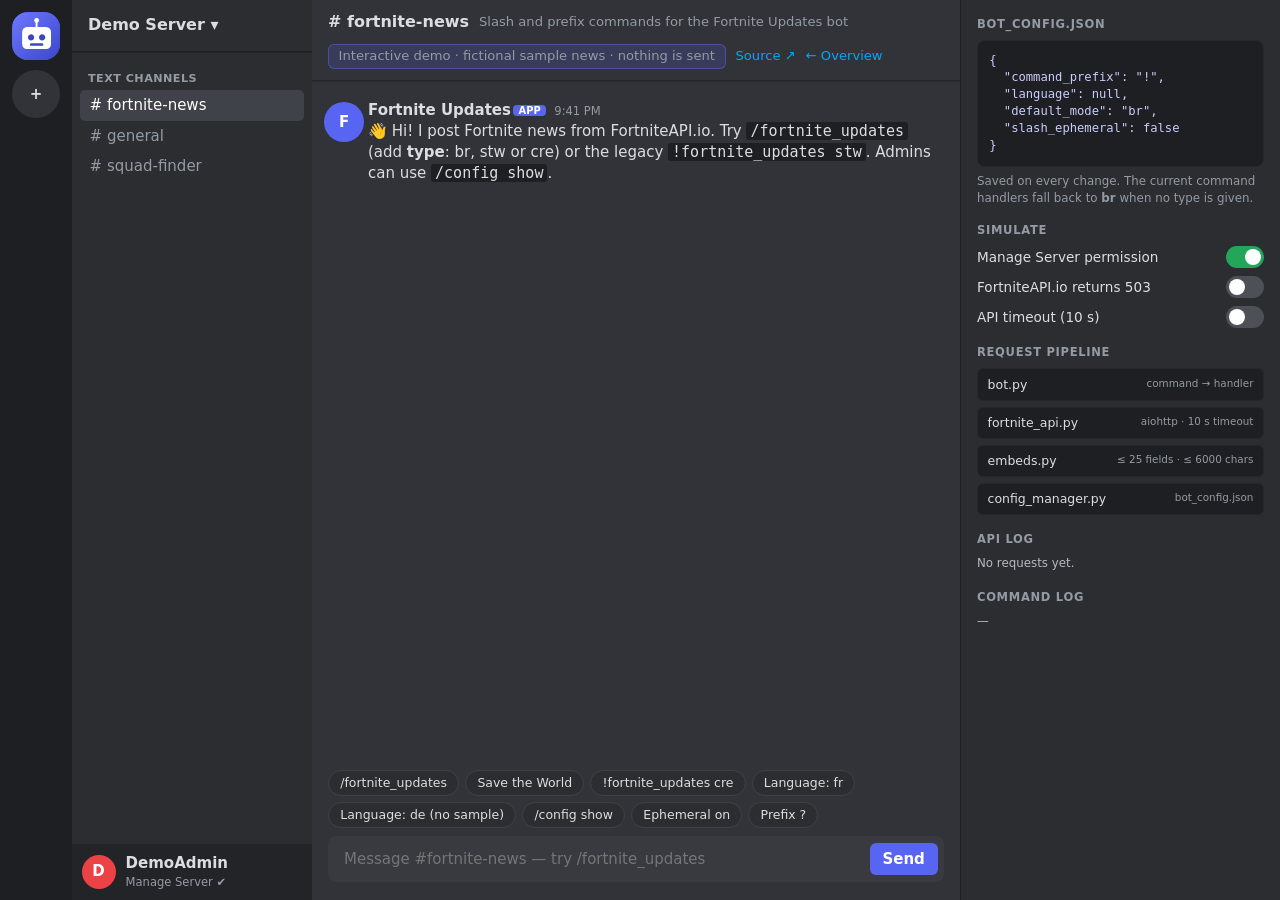
<file: site/demo/index.html>
<!doctype html>
<html lang="en">
<head>
<meta charset="utf-8">
<meta name="viewport" content="width=device-width,initial-scale=1">
<title>Live Demo · Fortnite Updates Discord Bot</title>
<meta name="description" content="Interactive demo of the Fortnite Updates Discord bot: run /fortnite_updates and !fortnite_updates, tweak the config, simulate API errors and see the embeds it posts. Sample data, no Discord login needed.">
<meta name="robots" content="index,follow">
<link rel="canonical" href="https://248tech.github.io/fortnite-updates-bot/demo/">
<link rel="icon" type="image/png" href="../assets/favicon.png">
<link rel="apple-touch-icon" href="../assets/apple-touch-icon.png">
<meta name="theme-color" content="#313338">
<meta property="og:type" content="website">
<meta property="og:title" content="Fortnite Updates Bot — live Discord demo">
<meta property="og:description" content="Try the slash and prefix commands in a simulated Discord channel.">
<meta property="og:image" content="https://248tech.github.io/fortnite-updates-bot/assets/og-image.png">
<meta name="twitter:card" content="summary_large_image">
<link rel="stylesheet" href="style.css">
</head>
<body>
<div id="app"><noscript><p style="padding:2rem">The interactive demo needs JavaScript. See the <a href="../">project overview</a>.</p></noscript></div>
<script src="app.js"></script>
</body>
</html>
</file>
<file: site/demo/style.css>
:root{--bg:#313338;--side:#2b2d31;--rail:#1e1f22;--text:#dbdee1;--muted:#949ba4;--line:#3f4147;--blurple:#5865f2;--blurple-h:#4752c4;--green:#23a55a;--red:#f23f43;--embed:#2b2d31;--hover:#2e3035;color-scheme:dark}
*,*::before,*::after{box-sizing:border-box}
html,body{margin:0;height:100%}
body{background:var(--bg);color:var(--text);font:15px/1.4 "gg sans","Segoe UI",system-ui,-apple-system,sans-serif;-webkit-font-smoothing:antialiased;overflow:hidden}
a{color:#00a8fc;text-decoration:none}
button,input{font:inherit;color:inherit}
:focus-visible{outline:2px solid #00a8fc;outline-offset:2px}
.mono{font-family:ui-monospace,Consolas,monospace}
.app{display:grid;grid-template-columns:72px 240px 1fr 320px;height:100vh;height:100dvh}
.rail{background:var(--rail);display:flex;flex-direction:column;align-items:center;gap:10px;padding:12px 0}
.rail .s{width:48px;height:48px;border-radius:50%;background:var(--bg);display:grid;place-items:center;font-weight:700;cursor:pointer;transition:.15s}.rail .s.on{background:var(--blurple);border-radius:16px;color:#fff}.rail .s img{width:100%;height:100%;border-radius:inherit}
.side{background:var(--side);display:flex;flex-direction:column;min-width:0}
.side h2{margin:0;padding:.9rem 1rem;font-size:1rem;border-bottom:1px solid #1f2023;box-shadow:0 1px 0 rgba(0,0,0,.2)}
.chan{padding:.6rem .5rem;overflow:auto;flex:1}
.chan .cat{font-size:.7rem;font-weight:700;letter-spacing:.04em;text-transform:uppercase;color:var(--muted);padding:.6rem .5rem .2rem}
.chan a{display:flex;gap:6px;padding:.3rem .6rem;border-radius:5px;color:var(--muted);font-weight:500}.chan a.on{background:#404249;color:#fff}.chan a:hover{background:#35373c;color:var(--text)}
.me{display:flex;gap:10px;align-items:center;padding:.6rem;background:#232428}.me .av{width:34px;height:34px}.me small{display:block;color:var(--muted);font-size:.72rem}
.av{width:40px;height:40px;border-radius:50%;display:grid;place-items:center;font-weight:700;color:#fff;flex:0 0 auto}
.main{display:flex;flex-direction:column;min-width:0;min-height:0}
.bar{display:flex;gap:10px;align-items:center;padding:.7rem 1rem;border-bottom:1px solid #26272b;box-shadow:0 1px 0 rgba(0,0,0,.15);flex-wrap:wrap}
.bar b{font-size:1rem}.bar span{color:var(--muted);font-size:.82rem}.bar .sp{flex:1}
.demo-b{background:rgba(88,101,242,.18);border:1px solid rgba(88,101,242,.5);color:#c9cdfb;border-radius:6px;padding:.15rem .6rem;font-size:.75rem}
.bar a{font-size:.82rem}
.msgs{flex:1;overflow:auto;padding:1rem 0 .5rem}
.msg{display:grid;grid-template-columns:56px 1fr;padding:.2rem 1rem .2rem 0}.msg:hover{background:var(--hover)}
.msg .av{margin:2px 0 0 12px}.msg .h{display:flex;gap:8px;align-items:baseline}.msg .h b{font-weight:600}.msg .h small{color:var(--muted);font-size:.72rem}
.tag{background:var(--blurple);color:#fff;font-size:.62rem;font-weight:700;border-radius:4px;padding:0 .35rem;margin-left:2px;vertical-align:1px}
.used{color:var(--muted);font-size:.82rem;margin-bottom:2px}.used b{color:#c9cdfb;font-weight:500}.used i{font-style:normal;color:#00a8fc}
.eph{font-size:.74rem;color:var(--muted);margin-top:4px;display:flex;gap:6px;align-items:center}.msg.ephm{background:rgba(88,101,242,.07);border-left:2px solid var(--blurple)}
.embed{display:grid;max-width:520px;background:var(--embed);border-left:4px solid #3498db;border-radius:4px;padding:.55rem .9rem .8rem .75rem;margin-top:4px;box-shadow:0 0 0 1px #232428}
.embed .t{font-weight:700;color:#fff;font-size:1rem;margin-bottom:2px}.embed .d{font-size:.84rem;color:#c4c9ce;white-space:pre-wrap;margin-bottom:6px}
.embed .f{margin-top:8px}.embed .f b{display:block;color:#fff;font-size:.88rem}.embed .f span{font-size:.84rem;color:#c4c9ce;white-space:pre-wrap}
.embed .img{margin-top:10px;border-radius:6px;aspect-ratio:2.6/1;width:100%;display:grid;place-items:center;color:rgba(255,255,255,.85);font-weight:700;font-size:.9rem;text-align:center;padding:1rem}
.embed.green{border-color:#2ecc71}.embed.orange{border-color:#e67e22}.embed.red{border-color:#e74c3c}
.typing{padding:.2rem 1rem .4rem 68px;color:var(--muted);font-size:.8rem;min-height:1.6rem}
.composer{padding:0 1rem 1.1rem;position:relative}
.cbox{display:flex;align-items:center;background:#383a40;border-radius:8px;padding:.1rem .4rem}.cbox input{flex:1;background:transparent;border:0;padding:.7rem .6rem;outline:none}.cbox button{background:var(--blurple);border:0;color:#fff;border-radius:6px;padding:.35rem .8rem;cursor:pointer;font-weight:600}.cbox button:hover{background:var(--blurple-h)}
.menu{position:absolute;left:1rem;right:1rem;bottom:64px;background:#2b2d31;border:1px solid #1e1f22;border-radius:8px;box-shadow:0 8px 24px rgba(0,0,0,.5);overflow:hidden;max-height:280px;overflow-y:auto;z-index:5}
.menu .it{display:flex;gap:10px;padding:.5rem .8rem;cursor:pointer;align-items:baseline}.menu .it.sel,.menu .it:hover{background:#35373c}.menu .it b{color:#fff}.menu .it small{color:var(--muted)}.menu .hd{font-size:.7rem;font-weight:700;color:var(--muted);text-transform:uppercase;padding:.5rem .8rem .2rem}
.chips{display:flex;gap:6px;flex-wrap:wrap;padding:0 1rem .5rem}.chips button{background:#2b2d31;border:1px solid var(--line);border-radius:99px;padding:.2rem .7rem;font-size:.78rem;cursor:pointer}.chips button:hover{border-color:var(--blurple)}
.panel{background:var(--side);border-left:1px solid #1f2023;overflow:auto;padding:1rem;min-width:0}
.panel h3{margin:1rem 0 .5rem;font-size:.72rem;text-transform:uppercase;letter-spacing:.06em;color:var(--muted)}.panel h3:first-child{margin-top:0}
pre{margin:0;background:#1e1f22;border:1px solid #26272b;border-radius:8px;padding:.7rem;font-size:.76rem;overflow:auto;white-space:pre-wrap;color:#c9cdfb}
.row{display:flex;justify-content:space-between;align-items:center;gap:8px;margin:.5rem 0;font-size:.85rem}
.sw{position:relative;width:38px;height:22px;background:#4e5058;border-radius:99px;border:0;cursor:pointer;flex:0 0 auto}.sw::after{content:"";position:absolute;top:3px;left:3px;width:16px;height:16px;border-radius:50%;background:#fff;transition:.15s}.sw.on{background:var(--green)}.sw.on::after{left:19px}
.log{font-size:.74rem;color:#b5bac1;line-height:1.5}.log .ok{color:#3ba55d}.log .er{color:#ed4245}
.flow{display:grid;gap:6px;font-size:.78rem}.flow div{border:1px solid #26272b;background:#1e1f22;border-radius:6px;padding:.4rem .6rem;display:flex;justify-content:space-between;gap:8px}.flow div.hit{border-color:var(--blurple);background:rgba(88,101,242,.12)}.flow small{color:var(--muted)}
.mtoggle{display:none}
@media(max-width:1180px){.app{grid-template-columns:72px 200px 1fr}.panel{display:none}}
@media(max-width:760px){.app{grid-template-columns:1fr}.rail,.side{display:none}.msg{grid-template-columns:48px 1fr}.msg .av{margin-left:6px;width:34px;height:34px}}
@media(prefers-reduced-motion:reduce){*{transition:none!important}}
</file>
